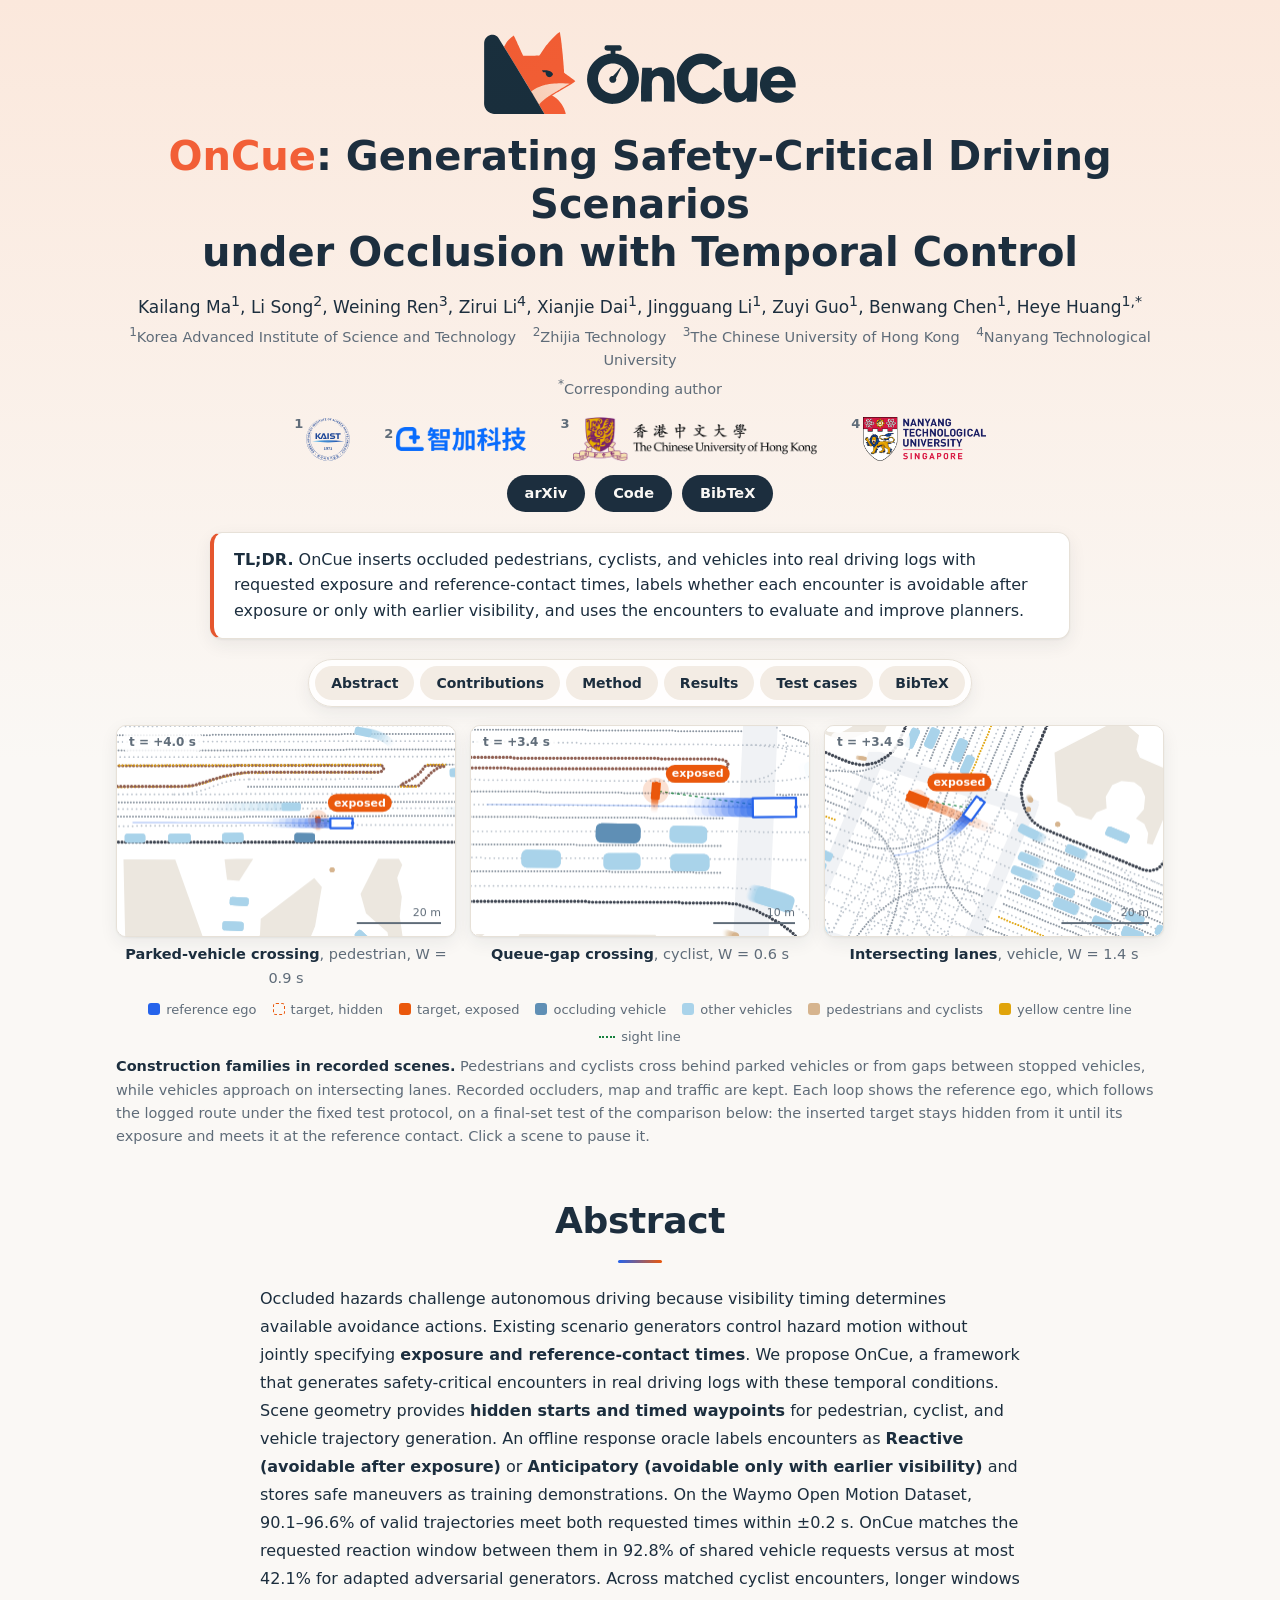
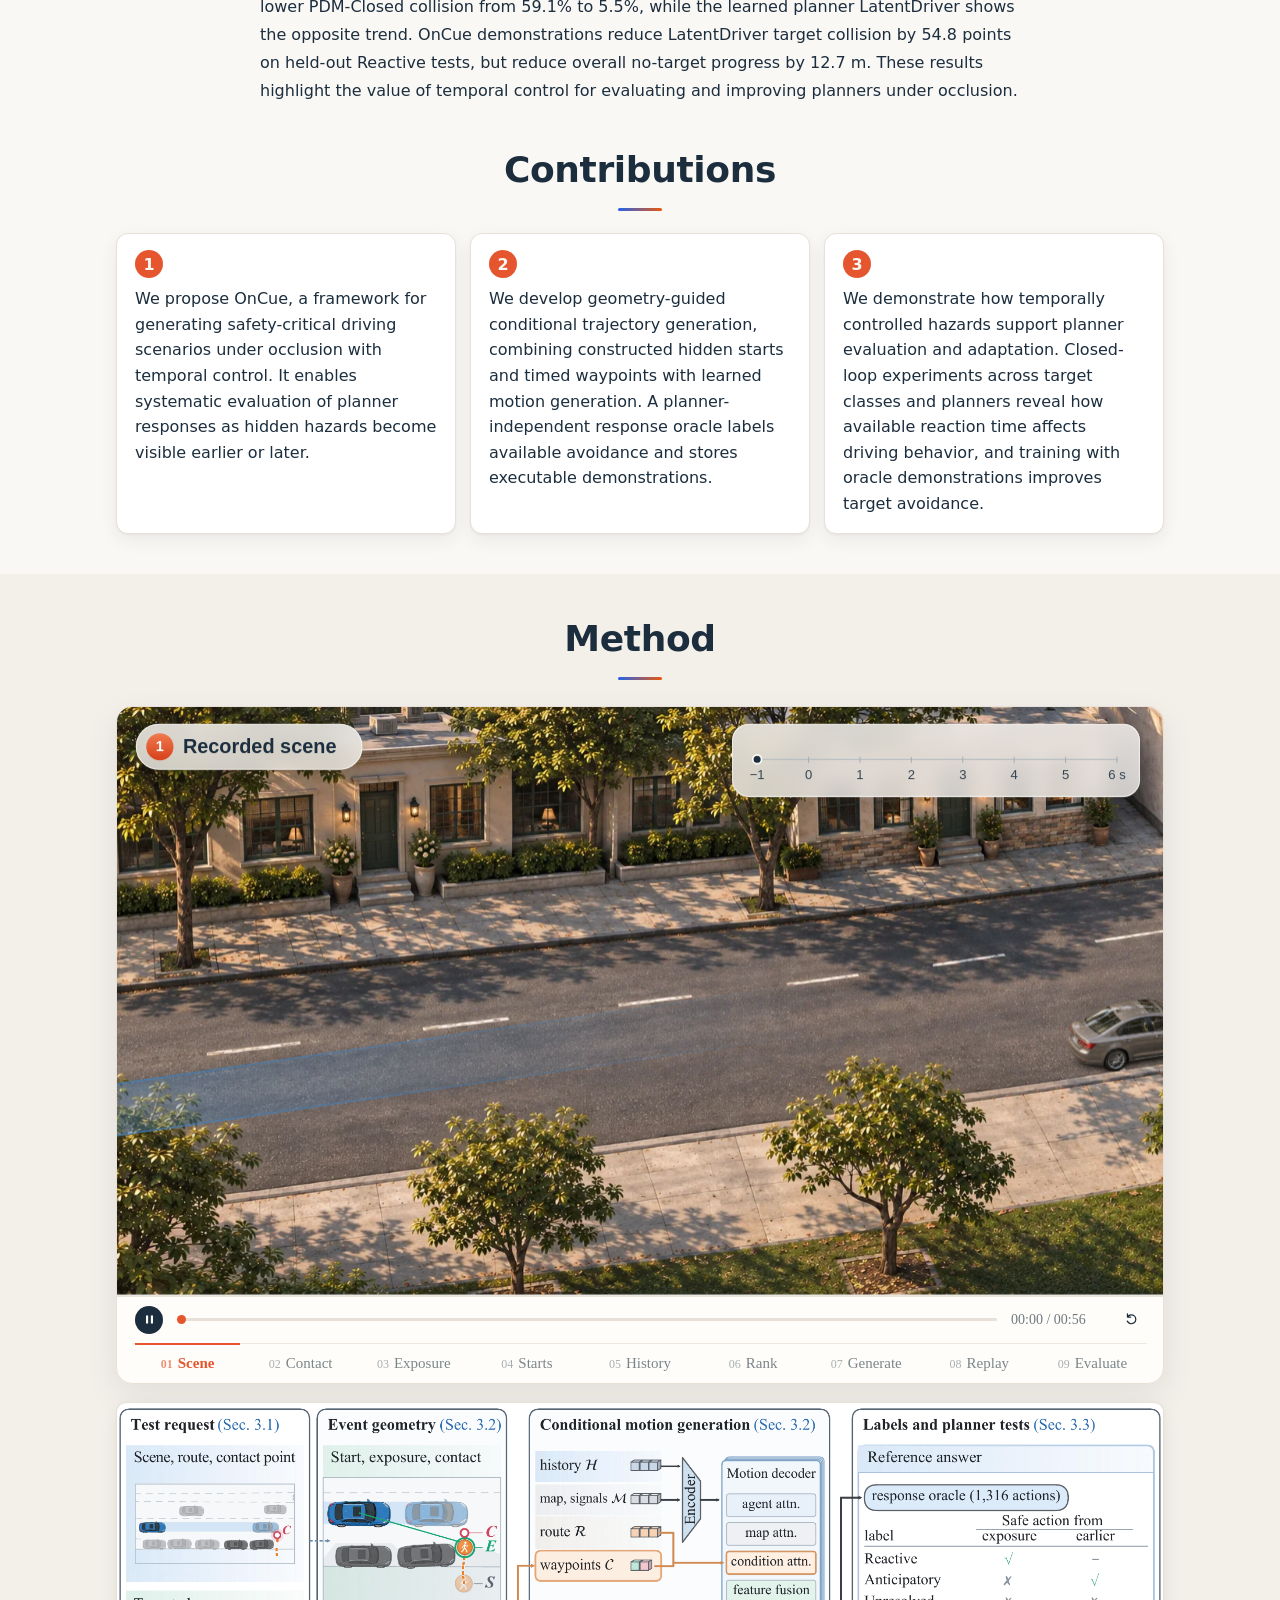
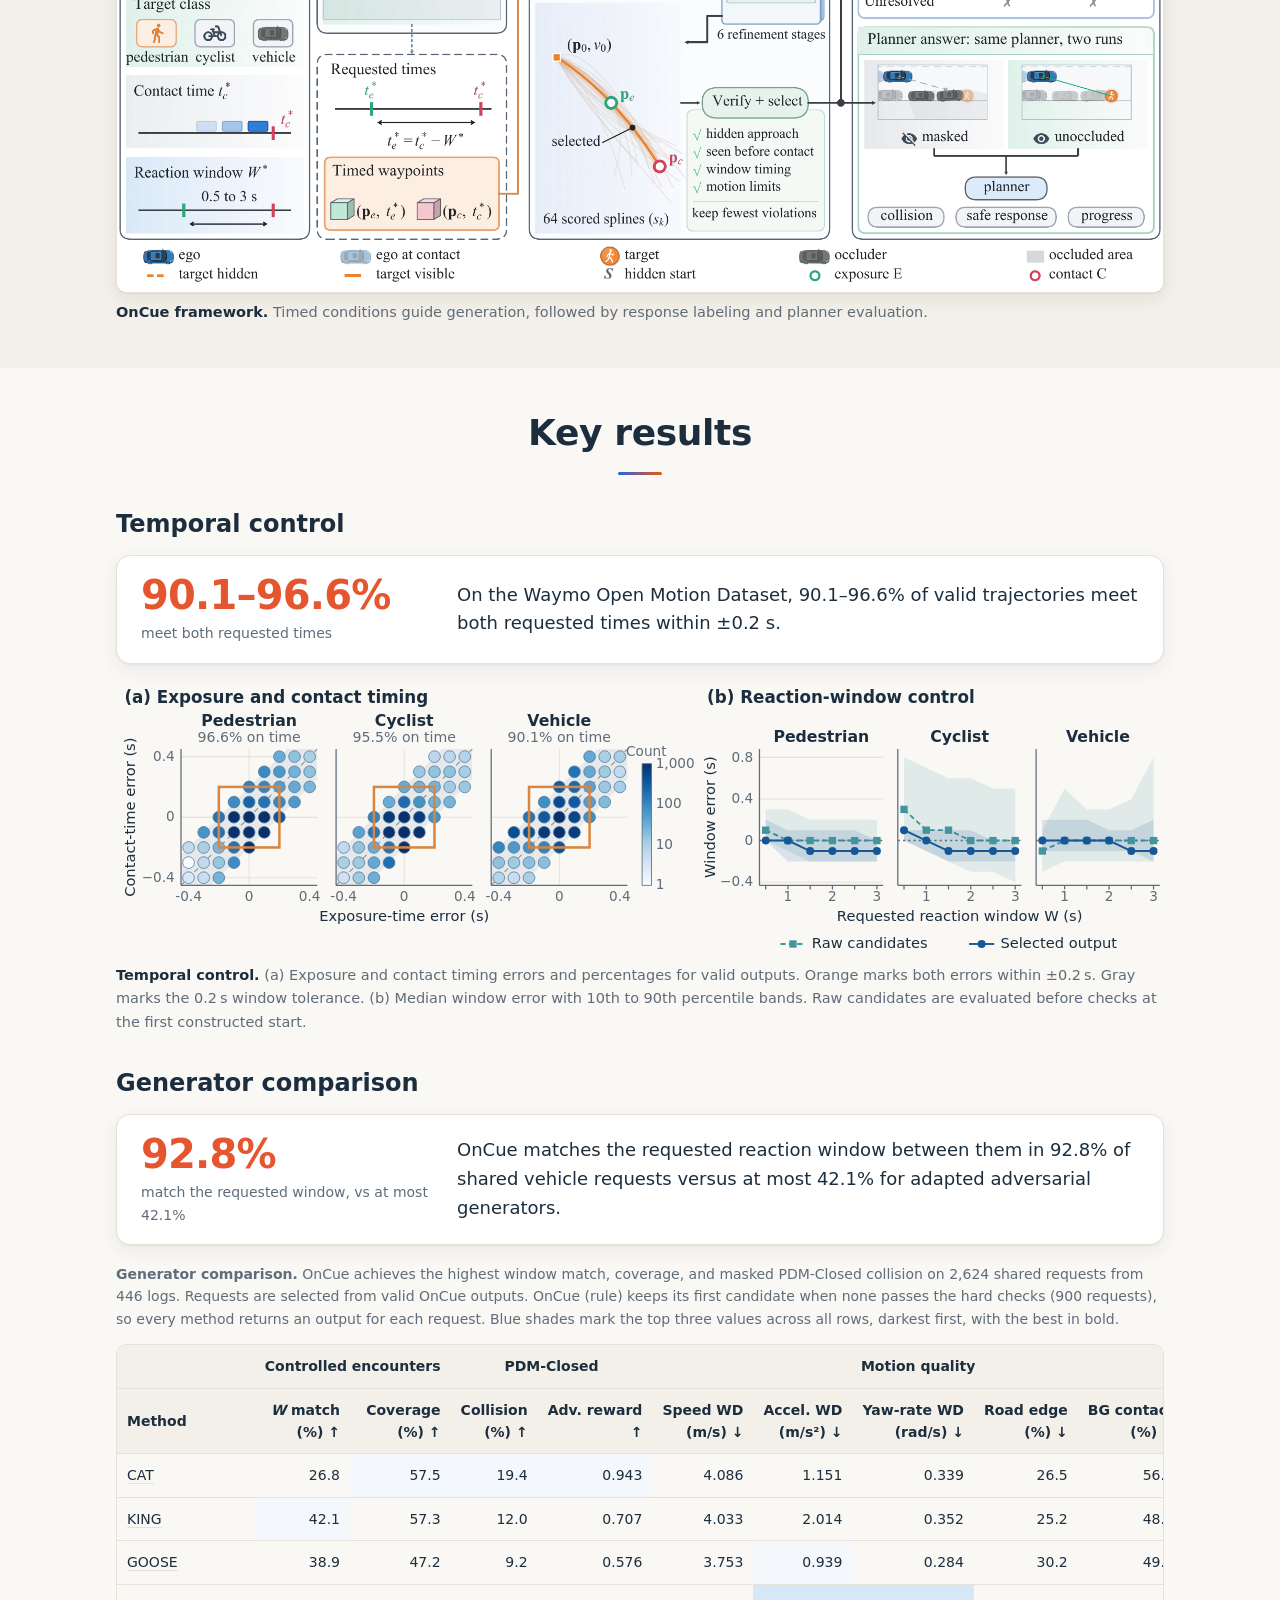
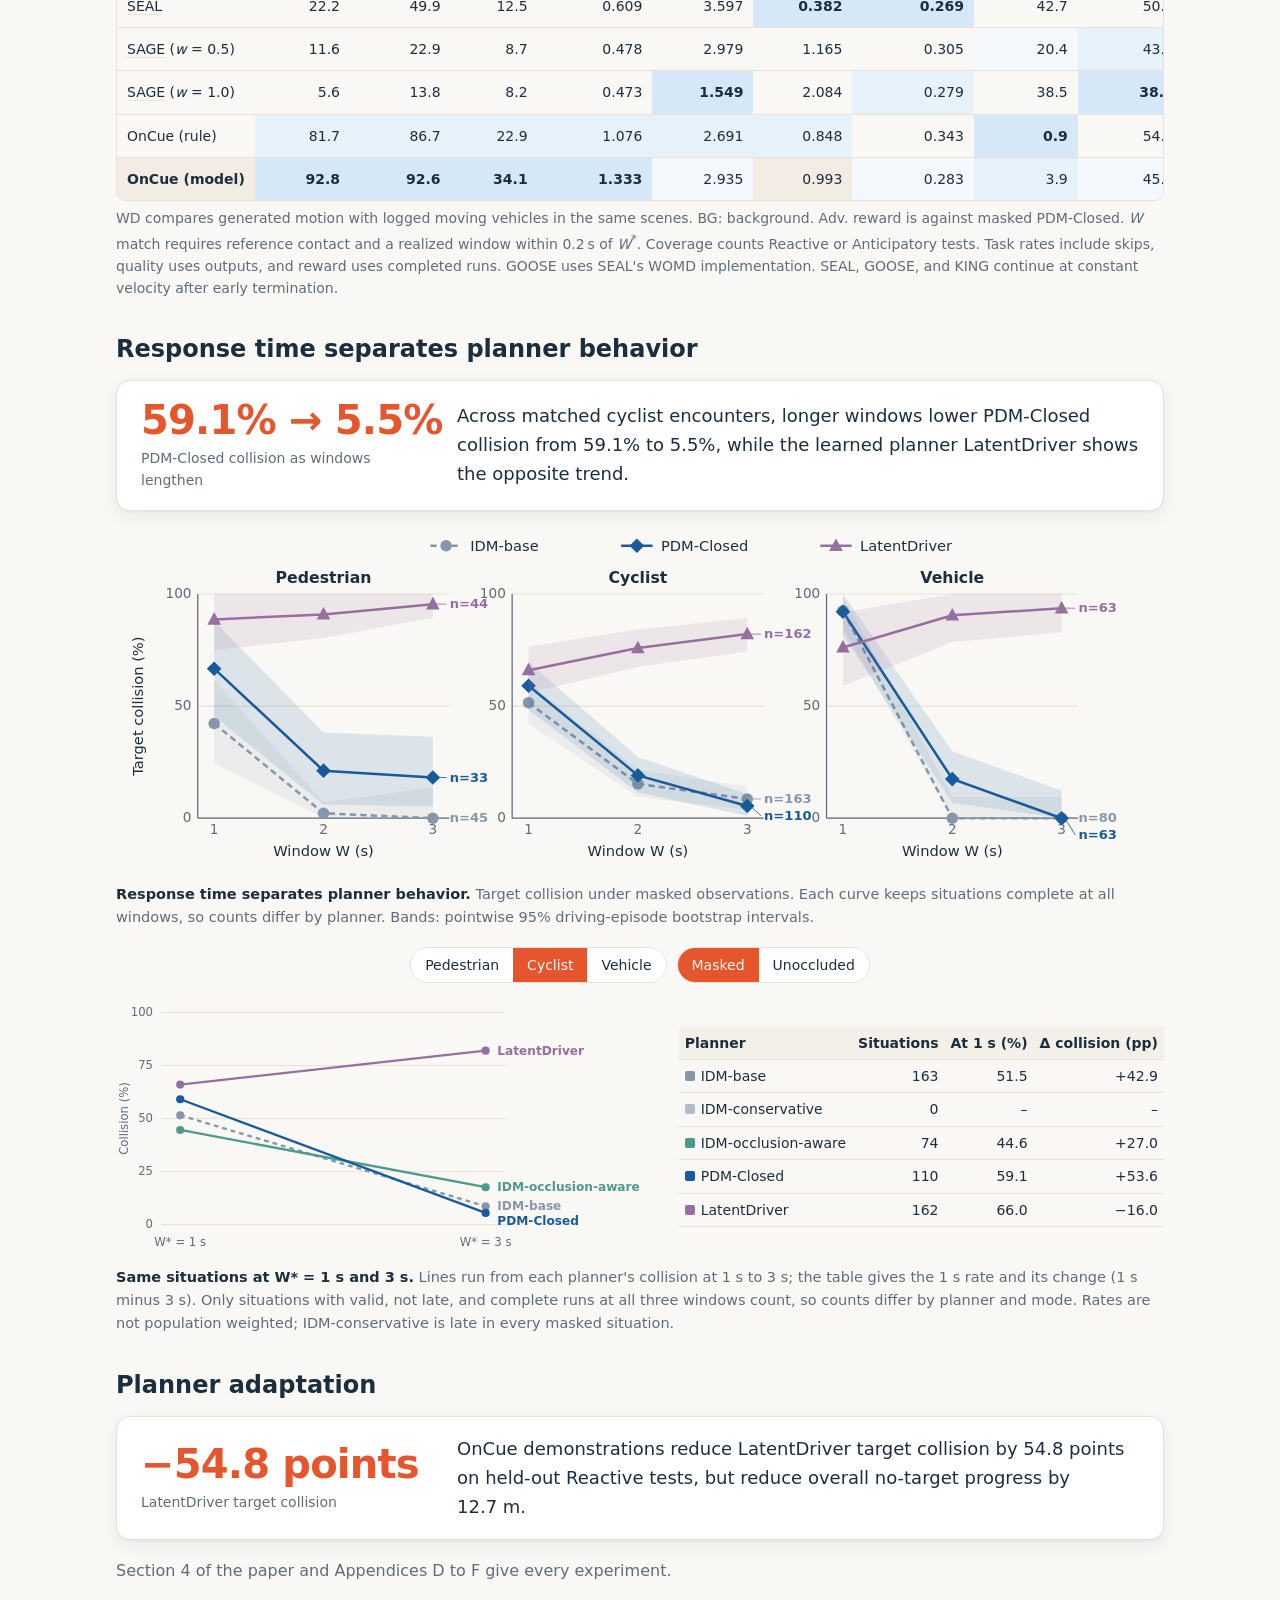
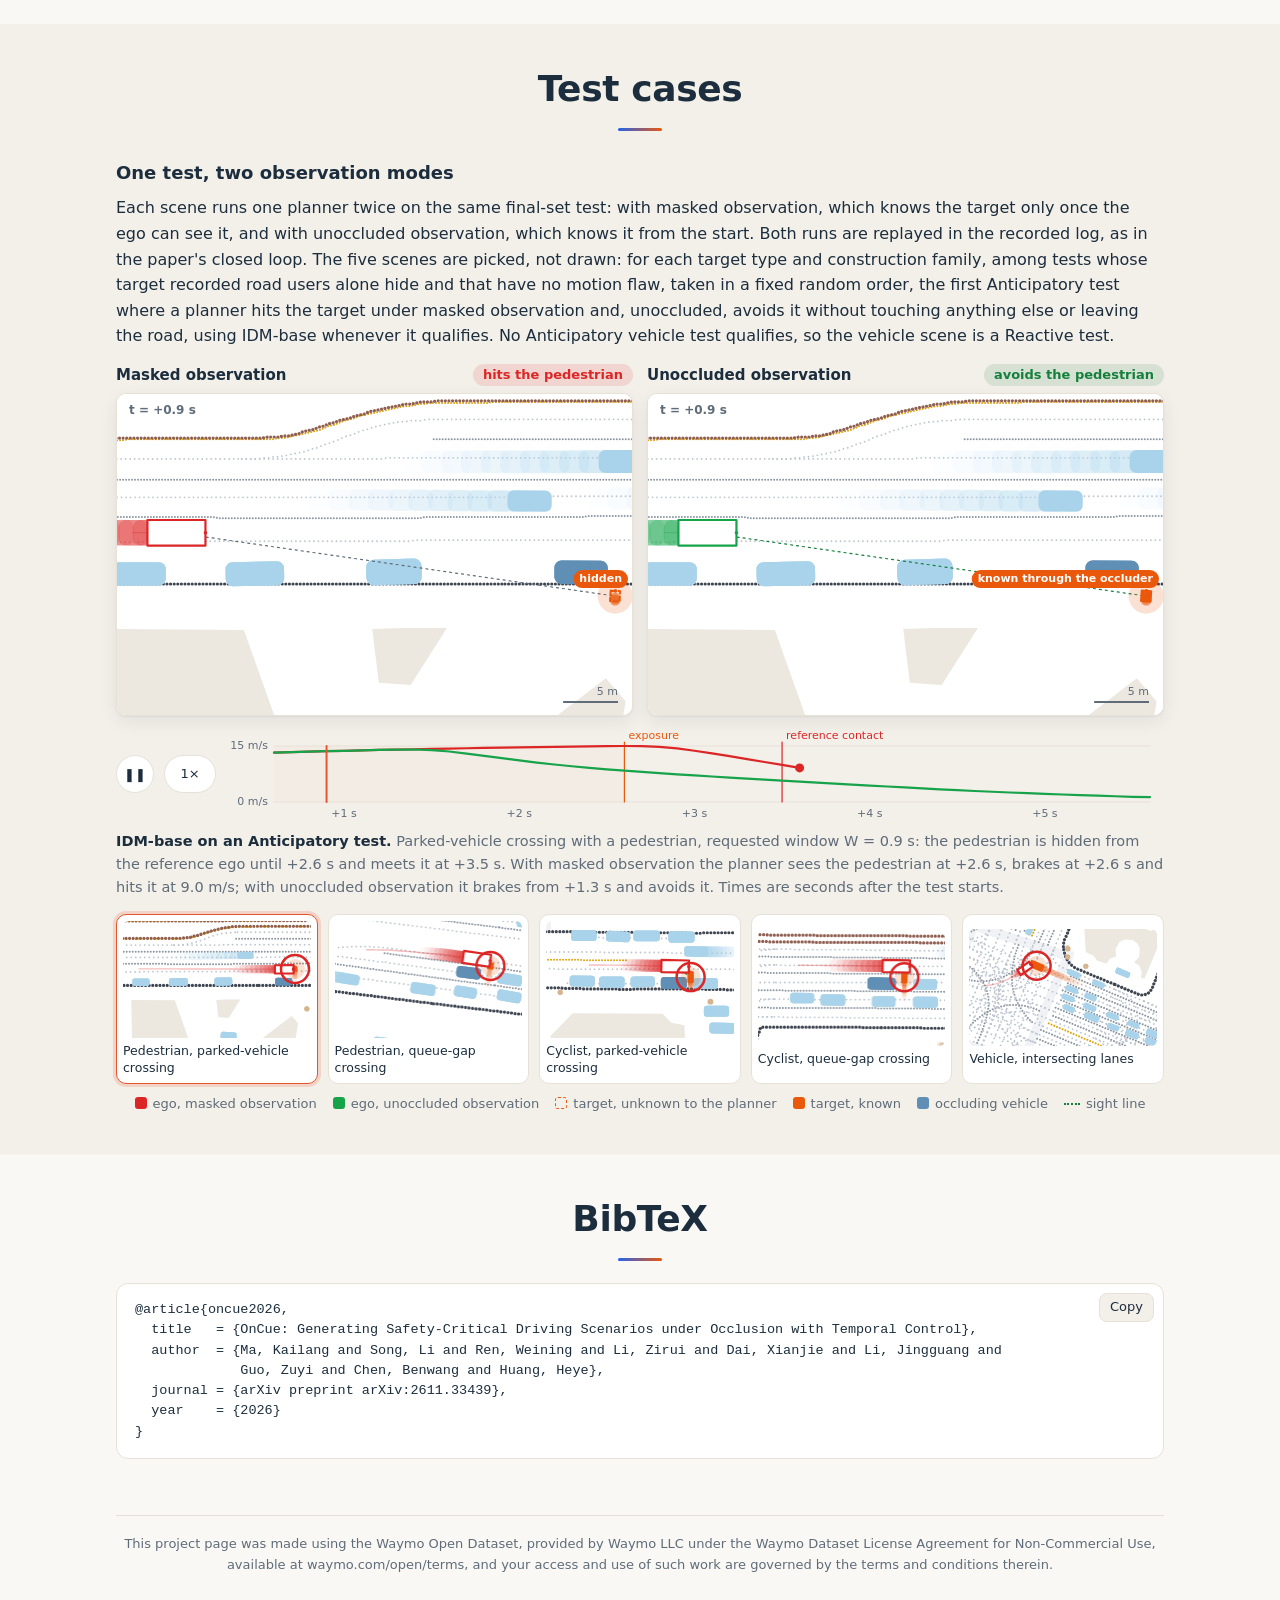
<file: docs/index.html>
<!doctype html>
<html lang="en" data-theme="light">
<head>
<meta charset="utf-8">
<meta name="viewport" content="width=device-width, initial-scale=1">
<title>OnCue</title>
<style>
:root {
  /* warm light page in the logo's colours: navy text, orange accents (user 11-25) */
  --bg: #faf8f5; --text: #1c2e3e; --muted: #5f6c79; --line: #e7e1d8; --soft: #f3efe9;
  --accent: #e5562e; --chip: #f3ece4; --card: #ffffff; --key: #ebe4da;
  /* scene colors: the case browser's (common.css) */
  --map: #ffffff; --ego: #2563eb; --target: #ea580c; --occluder: #5f8fb5; --other: #a9d3ea; --walker: #d6b48e;
  --lane: #bcc4cd; --road-line: #8c96a1; --yellow-line: #e0a40b; --edge: #3f4652; --median: #8f5f52; --cross: #f0f2f5; --good: #15803d; --warn: #b45309;
  --danger: #dc2626; --static: #ece7df;
  --rank-one: #d6e8f7; --rank-two: #e7f1fa; --rank-three: #f4f8fc; /* the paper's top-three shades, lightened */
  --hero-top: #fbe8dc; --shadow: 0 1px 2px rgba(28, 46, 62, .05), 0 6px 18px rgba(28, 46, 62, .07);
}
@media (prefers-color-scheme: dark) {
  :root:not([data-theme="light"]) {
    --bg: #14171b; --text: #e7eaee; --muted: #a2abb7; --line: #2c323a; --soft: #1b1f24;
    --accent: #7fb0ec; --chip: #222831; --card: #1b1f24; --key: #343d4a;
    --map: #0b0f14; --ego: #60a5fa; --target: #fb923c; --occluder: #8fb6d6; --other: #3e6f8c; --walker: #8c6c4c;
    --lane: #333c48; --road-line: #5d6875; --yellow-line: #c99a1e; --edge: #a8b1bd; --median: #b98374; --cross: #1a2028; --good: #4ade80; --warn: #fbbf24;
    --danger: #f87171; --static: #262320;
  --rank-one: #1f4a72; --rank-two: #1b3954; --rank-three: #182a3c;
  --hero-top: #18222e; --shadow: 0 1px 2px rgba(0, 0, 0, .3), 0 6px 18px rgba(0, 0, 0, .25);
  }
}
:root[data-theme="dark"] {
  --bg: #14171b; --text: #e7eaee; --muted: #a2abb7; --line: #2c323a; --soft: #1b1f24;
  --accent: #7fb0ec; --chip: #222831; --card: #1b1f24; --key: #343d4a;
  --map: #0b0f14; --ego: #60a5fa; --target: #fb923c; --occluder: #8fb6d6; --other: #3e6f8c; --walker: #8c6c4c;
  --lane: #333c48; --road-line: #5d6875; --yellow-line: #c99a1e; --edge: #a8b1bd; --median: #b98374; --cross: #1a2028; --good: #4ade80; --warn: #fbbf24;
  --danger: #f87171; --static: #262320;
  --rank-one: #1f4a72; --rank-two: #1b3954; --rank-three: #182a3c;
  --hero-top: #18222e; --shadow: 0 1px 2px rgba(0, 0, 0, .3), 0 6px 18px rgba(0, 0, 0, .25);
}
* { box-sizing: border-box; }
html { scroll-behavior: smooth; }
body { margin: 0; background: linear-gradient(180deg, var(--hero-top) 0, var(--bg) 760px) no-repeat var(--bg); color: var(--text);
  font: 16px/1.6 system-ui, -apple-system, "Segoe UI", Roboto, "Helvetica Neue", Arial, sans-serif; }
main { max-width: 1080px; margin: 0 auto; padding: 0 16px 64px; }
header { text-align: center; padding: 28px 0 20px; }
h1 { font-size: clamp(26px, 4vw, 40px); line-height: 1.2; margin: 0 0 14px; font-weight: 700; }
.brand { color: #f25f37; }  /* the logo's orange */
.authors { font-size: 17px; margin: 4px 0 2px; }
.affiliations { color: var(--muted); font-size: 14.5px; margin: 2px 0; }
.affil-logos { display: flex; justify-content: center; align-items: center; flex-wrap: wrap; gap: 14px 34px; margin: 16px 0 6px; }
.affil-logos img { width: auto; display: block; }
.affil-logos .affil { display: inline-flex; align-items: flex-start; gap: 3px; }
.affil-logos .affil sup { font-size: 13px; font-weight: 600; color: var(--muted); line-height: 1; }
.links { display: flex; flex-wrap: wrap; justify-content: center; gap: 10px; margin: 14px 0 0; }
.button { display: inline-block; padding: 7px 18px; border-radius: 999px; background: var(--text); color: var(--bg); text-decoration: none;
  font-weight: 600; font-size: 14.5px; }
.button:hover { background: var(--accent); }
.button.disabled { background: var(--chip); color: var(--muted); }
.bibtex { position: relative; }
.bibtex pre { margin: 0; padding: 16px 18px; overflow-x: auto; background: var(--card); border: 1px solid var(--line); border-radius: 12px;
  font-size: 13.5px; line-height: 1.5; }
.bibtex .copy { position: absolute; top: 10px; right: 10px; border: 1px solid var(--line); border-radius: 8px; background: var(--soft);
  color: var(--text); font: inherit; font-size: 13px; padding: 3px 10px; cursor: pointer; }
.logo { display: block; width: min(320px, 70%); height: auto; margin: 0 auto 14px; }
.logo-dark { display: none; }
@media (prefers-color-scheme: dark) { :root:not([data-theme="light"]) .logo-light { display: none; }
  :root:not([data-theme="light"]) .logo-dark { display: block; } }
:root[data-theme="dark"] .logo-light { display: none; }
:root[data-theme="dark"] .logo-dark { display: block; }
.affil .logo-dark { display: none; }
@media (prefers-color-scheme: dark) { :root:not([data-theme="light"]) .affil .logo-light { display: none; }
  :root:not([data-theme="light"]) .affil .logo-dark { display: inline; } }
:root[data-theme="dark"] .affil .logo-light { display: none; }
:root[data-theme="dark"] .affil .logo-dark { display: inline; }
.venue { display: inline-block; color: var(--muted); margin: 0; padding: 3px 14px; border: 1px solid var(--line);
  border-radius: 999px; background: var(--card); font-size: 14px; }
.tldr { max-width: 860px; margin: 20px auto 0; padding: 14px 20px; border: 1px solid var(--line); border-left: 4px solid var(--accent);
  border-radius: 12px; background: var(--card); text-align: left; box-shadow: var(--shadow); }
nav.jump { display: flex; flex-wrap: wrap; justify-content: center; gap: 6px; width: fit-content; max-width: 100%;
  margin: 0 auto; padding: 6px; border: 1px solid var(--line); border-radius: 999px; position: sticky; top: 10px; z-index: 10;
  background: color-mix(in srgb, var(--card) 85%, transparent); box-shadow: var(--shadow);
  backdrop-filter: blur(8px); -webkit-backdrop-filter: blur(8px); }
nav.jump a { text-decoration: none; color: var(--text); background: var(--chip); border-radius: 999px;
  padding: 6px 16px; font-size: 14px; font-weight: 600; }
nav.jump a:hover { background: var(--accent); color: var(--bg); }
section { padding-top: 36px; }
section[id] { scroll-margin-top: 90px; }
h2 { font-size: 36px; margin: 0 0 22px; text-align: center; letter-spacing: -0.01em; }
h2::after { content: ""; display: block; width: 44px; height: 3px; margin: 10px auto 0; border-radius: 2px;
  background: linear-gradient(90deg, var(--ego), var(--target)); }
section.band { background: var(--soft); box-shadow: 0 0 0 100vmax var(--soft); clip-path: inset(0 -100vmax);
  margin-top: 40px; padding-bottom: 36px; }
h3 { font-size: 18px; margin: 28px 0 8px; }
p { margin: 0 0 12px; }
.abstract { max-width: 760px; margin: 0 auto; text-align: left; line-height: 1.75; }
figure { margin: 18px 0 8px; }
figure img { display: block; width: 100%; height: auto; background: #fff; border-radius: 10px;
  border: 1px solid var(--line); box-shadow: var(--shadow); }
figcaption { color: var(--muted); font-size: 14.5px; margin-top: 8px; }
figcaption b { color: var(--text); }
.table-wrap { overflow-x: auto; margin: 14px 0 6px; border: 1px solid var(--line); border-radius: 10px; }
table { border-collapse: collapse; width: 100%; font-size: 14px; font-variant-numeric: tabular-nums; }
th, td { padding: 10px 10px; text-align: right; white-space: nowrap; border-bottom: 1px solid var(--line); }
.table-wrap td a { color: var(--text); text-decoration: underline; text-decoration-color: var(--line); text-underline-offset: 3px; }
.table-wrap td a:hover { color: var(--accent); text-decoration-color: var(--accent); }
th:first-child, td:first-child { text-align: left; }
thead th { background: var(--soft); font-weight: 600; }
thead tr.groups th { text-align: center; border-bottom: 1px solid var(--line); }
tbody tr:last-child td { border-bottom: 0; }
tr.ours td { background: var(--chip); }  /* bold only where the paper bolds a value */
tr.ours td:first-child { font-weight: 600; }
.table-wrap td.rank-one { background: var(--rank-one); }
.table-wrap td.rank-two { background: var(--rank-two); }
.table-wrap td.rank-three { background: var(--rank-three); }
.key { background: var(--key); padding: 1px 4px; border-radius: 3px; }  /* the paper's grey box on OnCue's key values */
.note { color: var(--muted); font-size: 14px; }
th.sortable { cursor: pointer; user-select: none; }
th.sortable:hover, th.sortable:focus-visible { color: var(--accent); outline: none; }
.sort-mark { color: var(--accent); font-size: 11px; }
/* a figure the paper sets one column wide: about the share of the text width it has in the paper
   (a CVPR column is 47% of the text width), centred (build_page.py marks it) */
figure.column { max-width: 480px; margin-left: auto; margin-right: auto; }
.lead { color: var(--muted); }
.result { margin-top: 30px; }
.result h3 { font-size: 24px; margin: 0 0 12px; }
.headline { display: grid; grid-template-columns: 290px 1fr; gap: 26px; align-items: center; margin: 0 0 18px; padding: 18px 24px;
  background: var(--card); border: 1px solid var(--line); border-radius: 14px; box-shadow: var(--shadow); }
.headline .claim { margin: 0; font-size: 18px; }
.key-number { display: block; font-size: 40px; font-weight: 800; line-height: 1.05; color: var(--accent); letter-spacing: -0.02em;
  font-variant-numeric: tabular-nums; white-space: nowrap; }
.key-label { display: block; margin-top: 6px; font-size: 14px; color: var(--muted); }
@media (max-width: 760px) { .headline { grid-template-columns: 1fr; gap: 10px; } .key-number { font-size: 34px; } }
.claim { font-size: 17px; margin: 0 0 14px; }
.chart-body { position: relative; }
.chart-body svg { display: block; width: 100%; height: auto; }
.chart .grid { stroke: var(--line); stroke-width: 1; }
.chart .axis { stroke: var(--muted); stroke-width: 1.2; }
.chart .tick { fill: var(--muted); font-size: 13px; }
.chart .label { fill: var(--text); font-size: 14px; }
.chart .panel-title { fill: var(--text); font-size: 16px; font-weight: 700; }
.chart .kind { fill: var(--text); font-size: 15px; font-weight: 600; }
.chart .share { fill: var(--muted); font-size: 13.5px; }
.chart .count { font-size: 12.5px; font-weight: 600; }
.chart .tolerance { fill: #e2e6ea; opacity: .8; }  /* the caption's gray tolerance band */
.chart .diagonal { stroke: var(--muted); stroke-width: 1; stroke-dasharray: 5 4; opacity: .7; }
.chart .zero { stroke: var(--line); stroke-width: 1; }
.chart .zero-dotted { stroke: var(--muted); stroke-width: 1.4; stroke-dasharray: 2 3; }
.chart .count-dot { stroke: #537493; stroke-width: .7; }
.chart .on-time { fill: none; stroke-width: 2.4; }
.chart .bar { stroke: var(--muted); stroke-width: .8; }
.chart .mark { cursor: pointer; }
.chart .legend-item { cursor: pointer; }
.chart-tip { position: absolute; pointer-events: none; opacity: 0; transition: opacity .12s; background: var(--text); color: var(--bg);
  font-size: 13px; padding: 5px 9px; border-radius: 6px; white-space: nowrap; box-shadow: var(--shadow); }
/* a figure the paper stacks in one column, its two panels side by side at one height */
.panels { display: flex; gap: 18px; align-items: flex-start; }
.panels img { min-width: 0; }
@media (max-width: 760px) { .panels { flex-direction: column; } .panels img { flex: none !important; width: 100%; } }
.contributions { list-style: none; display: grid; grid-template-columns: repeat(3, 1fr); gap: 14px; margin: 0; padding: 0;
  counter-reset: contribution; }
.contributions li { counter-increment: contribution; background: var(--card); border: 1px solid var(--line); border-radius: 12px;
  padding: 16px 18px; box-shadow: var(--shadow); }
.contributions li::before { content: counter(contribution); display: flex; align-items: center; justify-content: center;
  width: 28px; height: 28px; margin-bottom: 8px; border-radius: 50%; background: var(--accent); color: var(--bg); font-weight: 700; }
@media (max-width: 760px) { .contributions { grid-template-columns: 1fr; } }
/* scene animations (assets/player.js) */
canvas.scene { display: block; width: 100%; aspect-ratio: 16 / 10; border: 1px solid var(--line); border-radius: 10px; box-shadow: var(--shadow);
  background: var(--map); cursor: pointer; }
.loops { display: grid; grid-template-columns: repeat(3, 1fr); gap: 14px; margin-top: 18px; }
.loops figure { margin: 0; }
.loops figcaption { text-align: center; margin-top: 6px; }
.legend-row { display: flex; flex-wrap: wrap; justify-content: center; gap: 6px 16px; color: var(--muted);
  font-size: 13px; margin: 10px 0 4px; }
.legend-row i { display: inline-block; width: 12px; height: 12px; border-radius: 3px; vertical-align: -1px; margin-right: 6px; }
.legend-row i.dashed { border: 1.5px dashed var(--target); }
.legend-row i.dotted { height: 0; border-top: 2px dotted var(--good); border-radius: 0; vertical-align: 3px; width: 16px; }
.cmp { margin-top: 14px; }
.cmp-panels { display: grid; grid-template-columns: 1fr 1fr; gap: 14px; }
.cmp-panels figure { margin: 0; }
.panel-head { display: flex; justify-content: space-between; align-items: center; gap: 8px; margin-bottom: 6px; font-size: 15px; }
.badge { border-radius: 999px; padding: 1px 10px; font-size: 13px; font-weight: 600; white-space: nowrap; }
.badge.hit { color: var(--danger); background: color-mix(in srgb, var(--danger) 13%, transparent); }
.badge.safe { color: var(--good); background: color-mix(in srgb, var(--good) 13%, transparent); }
.cmp-bar { display: flex; align-items: center; gap: 10px; margin-top: 10px; }
.cmp-bar .strip { flex: 1; min-width: 0; height: 96px; cursor: ew-resize; }
.play { flex: none; width: 38px; height: 38px; border-radius: 50%; border: 1px solid var(--line); background: var(--card);
  color: var(--text); font-size: 13px; cursor: pointer; }
.speed { flex: none; height: 38px; min-width: 52px; padding: 0 10px; border-radius: 19px; border: 1px solid var(--line);
  background: var(--card); color: var(--text); font: inherit; font-size: 13px; cursor: pointer; font-variant-numeric: tabular-nums; }
.cmp-caption { color: var(--muted); font-size: 14.5px; margin: 8px 0 0; }
.pipeline { margin-top: 26px; }
.film-panel { overflow: hidden; border-radius: 16px; border: 1px solid var(--line); background: #fffdf9; box-shadow: 0 12px 34px rgba(28,46,62,0.08); }
.film-picture { position: relative; }
.film-picture canvas { display: block; width: 100%; aspect-ratio: 16 / 9; background: #e5e2d8; cursor: pointer; }
.film-loading { position: absolute; inset: 0; display: grid; place-items: center; background: #faf8f5; color: #7c8589; font-size: 13px; }
.film-loading[hidden] { display: none; }
.film-transport { display: flex; align-items: center; gap: 14px; height: 47px; padding: 0 18px; border-top: 1px solid #e9e3da; }
.film-icon { border: 0; width: 28px; height: 28px; flex: none; display: grid; place-items: center; padding: 0; border-radius: 50%; cursor: pointer; background: transparent; color: var(--text); }
.film-icon:hover { color: var(--accent); }
.film-icon svg { width: 13px; height: 13px; }
#film-play { background: var(--text); color: #fff; }
#film-play:hover { background: var(--accent); }
.film-time { font: 14px "Times New Roman", Times, serif; min-width: 92px; flex: none; color: #6f7a80; }
.film-progress { appearance: none; -webkit-appearance: none; flex: 1; min-width: 30px; height: 25px; margin: 0; cursor: ew-resize; background: transparent; --p: 0%; }
.film-progress::-webkit-slider-runnable-track { height: 3px; border-radius: 3px; background: linear-gradient(to right, var(--accent) var(--p), #e8e0d6 var(--p)); }
.film-progress::-moz-range-track { height: 3px; background: #e8e0d6; }
.film-progress::-moz-range-progress { height: 3px; background: var(--accent); }
.film-progress::-webkit-slider-thumb { appearance: none; -webkit-appearance: none; width: 9px; height: 9px; border-radius: 50%; margin-top: -3px; background: var(--accent); }
.film-progress::-moz-range-thumb { width: 9px; height: 9px; border: 0; border-radius: 50%; background: var(--accent); }
.film-chapters { border-top: 1px solid #eee8e1; display: grid; grid-template-columns: repeat(9, 1fr); gap: 4px; margin: 0 16px; height: 40px; }
.film-chapters button { position: relative; border: 0; cursor: pointer; font: 15px "Times New Roman", Times, serif; white-space: nowrap; color: #7b868c; background: none; padding: 0 2px; }
.film-chapters button::before { content: ''; position: absolute; top: -1px; left: 2px; right: 2px; height: 2px; }
.film-chapters button[aria-current="step"] { color: var(--accent); font-weight: 600; }
.film-chapters button[aria-current="step"]::before { background: var(--accent); }
.film-chapters .num { font-size: 12px; opacity: 0.65; margin-right: 5px; }
.film-sr { position: absolute; width: 1px; height: 1px; overflow: hidden; clip-path: inset(50%); }
@media (max-width: 650px) {
  .film-transport { height: 42px; padding: 0 10px; gap: 9px; }
  .film-time { font-size: 12px; min-width: 74px; }
  .film-chapters { margin: 0 6px; gap: 0; height: 34px; }
  .film-chapters button { font-size: 11px; }
  .film-chapters .num, #film-restart { display: none; }
}
.explorer-controls { display: flex; flex-wrap: wrap; justify-content: center; gap: 10px; }
.seg { display: inline-flex; border: 1px solid var(--line); border-radius: 999px; overflow: hidden; }
.seg button { border: 0; background: var(--card); color: var(--text); font: inherit; font-size: 14px; padding: 6px 14px; cursor: pointer; }
.seg button[aria-pressed="true"] { background: var(--accent); color: var(--bg); }
.explorer-body { display: grid; grid-template-columns: 3fr 2fr; gap: 18px; align-items: center; margin-top: 12px; }
#q5-explorer svg { width: 100%; height: auto; display: block; }
#q5-explorer .grid { stroke: var(--line); }
#q5-explorer .tick { fill: var(--muted); font-size: 12px; }
#q5-explorer .name { font-size: 12.5px; font-weight: 600; }
#q5-explorer table { border-collapse: collapse; width: 100%; font-size: 14px; font-variant-numeric: tabular-nums; }
#q5-explorer th, #q5-explorer td { padding: 5px 6px; border-bottom: 1px solid var(--line); text-align: right; }
#q5-explorer th:first-child, #q5-explorer td:first-child { text-align: left; }
#q5-explorer td i { display: inline-block; width: 10px; height: 10px; border-radius: 2px; margin-right: 6px; }
@media (max-width: 760px) { .explorer-body { grid-template-columns: 1fr; } }
.cmp-caption b { color: var(--text); }
.thumbs { display: grid; grid-template-columns: repeat(5, 1fr); gap: 10px; margin-top: 14px; }
.thumb { border: 1px solid var(--line); border-radius: 10px; background: var(--card); color: var(--text); padding: 6px;
  font: inherit; font-size: 12.5px; line-height: 1.35; text-align: left; cursor: pointer; }
.thumb canvas { display: block; width: 100%; aspect-ratio: 16 / 10; border-radius: 6px; background: var(--map); margin-bottom: 5px; }
.thumb[aria-selected="true"] { border-color: var(--accent); box-shadow: 0 0 0 3px color-mix(in srgb, var(--accent) 18%, transparent); }
footer { margin-top: 56px; padding-top: 18px; border-top: 1px solid var(--line); color: var(--muted);
  font-size: 13px; text-align: center; }
@media (max-width: 760px) {
  .loops, .cmp-panels { grid-template-columns: 1fr; }
  .thumbs { grid-template-columns: repeat(2, 1fr); }
  .abstract { text-align: left; }
}
</style>
</head>
<body>
<main>
<header>
  <img class="logo logo-light" src="assets/logo.svg" alt="OnCue">
  <img class="logo logo-dark" src="assets/logo-dark.svg" alt="OnCue">
  <h1><span class="brand">OnCue</span>: Generating Safety-Critical Driving Scenarios<br>under Occlusion with Temporal Control</h1>
  <p class="authors">Kailang Ma<sup>1</sup>, Li Song<sup>2</sup>, Weining Ren<sup>3</sup>, Zirui Li<sup>4</sup>, Xianjie Dai<sup>1</sup>,
    Jingguang Li<sup>1</sup>, Zuyi Guo<sup>1</sup>, Benwang Chen<sup>1</sup>, Heye Huang<sup>1,*</sup></p>
  <p class="affiliations"><sup>1</sup>Korea Advanced Institute of Science and Technology &ensp; <sup>2</sup>Zhijia Technology &ensp;
    <sup>3</sup>The Chinese University of Hong Kong &ensp; <sup>4</sup>Nanyang Technological University</p>
  <p class="affiliations"><sup>*</sup>Corresponding author</p>
  <div class="affil-logos">
    <span class="affil"><sup>1</sup><img class="logo-light" src="assets/affiliation-kaist.svg" alt="KAIST" style="height: 44px"><img class="logo-dark" src="assets/affiliation-kaist-dark.svg" alt="KAIST" style="height: 44px"></span>
    <span class="affil"><sup>2</sup><img src="assets/affiliation-zhijia.png" alt="Zhijia Technology" style="height: 24px"></span>
    <span class="affil"><sup>3</sup><img class="logo-light" src="assets/affiliation-cuhk.png" alt="The Chinese University of Hong Kong" style="height: 44px"><img class="logo-dark" src="assets/affiliation-cuhk-dark.png" alt="The Chinese University of Hong Kong" style="height: 44px"></span>
    <span class="affil"><sup>4</sup><img class="logo-light" src="assets/affiliation-ntu.png" alt="Nanyang Technological University" style="height: 44px"><img class="logo-dark" src="assets/affiliation-ntu-dark.png" alt="Nanyang Technological University" style="height: 44px"></span>
  </div>
  <p class="links"><a class="button" href="https://arxiv.org/abs/2611.33439">arXiv</a>
    <a class="button" href="https://github.com/mankasto/oncue">Code</a><a class="button" href="#bibtex">BibTeX</a></p>
  <p class="tldr"><b>TL;DR.</b> OnCue inserts occluded pedestrians, cyclists, and vehicles into real driving logs with requested exposure and reference-contact times, labels whether each encounter is avoidable after exposure or only with earlier visibility, and uses the encounters to evaluate and improve planners.</p>
</header>
<nav class="jump" aria-label="sections">
  <a href="#abstract">Abstract</a><a href="#contributions">Contributions</a><a href="#method">Method</a>
  <a href="#results">Results</a><a href="#cases">Test cases</a><a href="#bibtex">BibTeX</a>
</nav>

<figure class="hero">
  <div class="loops" id="families"></div>
  <div class="legend-row"><span><i style="background:var(--ego)"></i>reference ego</span><span><i class="dashed"></i>target, hidden</span>
    <span><i style="background:var(--target)"></i>target, exposed</span><span><i style="background:var(--occluder)"></i>occluding vehicle</span>
    <span><i style="background:var(--other)"></i>other vehicles</span><span><i style="background:var(--walker)"></i>pedestrians and cyclists</span>
    <span><i style="background:var(--yellow-line)"></i>yellow centre line</span><span><i class="dotted"></i>sight line</span></div>
  <figcaption><b>Construction families in recorded scenes.</b> Pedestrians and cyclists cross behind parked vehicles or from gaps between stopped vehicles, while vehicles approach on intersecting lanes. Recorded occluders, map and traffic are kept. Each loop shows the reference ego, which follows the logged route under the fixed test protocol, on a final-set test of the comparison below: the inserted target stays hidden from it until its exposure and meets it at the reference contact. Click a scene to pause it.</figcaption>
</figure>

<section id="abstract">
  <h2>Abstract</h2>
  <p class="abstract">Occluded hazards challenge autonomous driving because visibility timing determines available avoidance actions. Existing scenario generators control hazard motion without jointly specifying <b>exposure and reference-contact times</b>. We propose OnCue, a framework that generates safety-critical encounters in real driving logs with these temporal conditions. Scene geometry provides <b>hidden starts and timed waypoints</b> for pedestrian, cyclist, and vehicle trajectory generation. An offline response oracle labels encounters as <b>Reactive (avoidable after exposure)</b> or <b>Anticipatory (avoidable only with earlier visibility)</b> and stores safe maneuvers as training demonstrations. On the Waymo Open Motion Dataset, 90.1–96.6% of valid trajectories meet both requested times within ±0.2&nbsp;s. OnCue matches the requested reaction window between them in 92.8% of shared vehicle requests versus at most 42.1% for adapted adversarial generators. Across matched cyclist encounters, longer windows lower PDM-Closed collision from 59.1% to 5.5%, while the learned planner LatentDriver shows the opposite trend. OnCue demonstrations reduce LatentDriver target collision by 54.8 points on held-out Reactive tests, but reduce overall no-target progress by 12.7&nbsp;m. These results highlight the value of temporal control for evaluating and improving planners under occlusion.</p>
</section>

<section id="contributions">
  <h2>Contributions</h2>
  <ul class="contributions">
    <li>We propose OnCue, a framework for generating safety-critical driving scenarios under occlusion with temporal control. It enables systematic evaluation of planner responses as hidden hazards become visible earlier or later.</li>
    <li>We develop geometry-guided conditional trajectory generation, combining constructed hidden starts and timed waypoints with learned motion generation. A planner-independent response oracle labels available avoidance and stores executable demonstrations.</li>
    <li>We demonstrate how temporally controlled hazards support planner evaluation and adaptation. Closed-loop experiments across target classes and planners reveal how available reaction time affects driving behavior, and training with oracle demonstrations improves target avoidance.</li>
  </ul>
</section>

<section id="method" class="band">
  <h2>Method</h2>
  <figure class="pipeline" id="pipeline">
    <div class="film-panel">
      <div class="film-picture"><canvas id="film-canvas" width="1600" height="900" tabindex="0" role="img" aria-label="How one OnCue test is built: contact point, exposure point, hidden starts with one second of history, ranking, generation, replay, response label and planner tests"></canvas><div id="film-loading" class="film-loading">Loading the scene</div></div>
      <div class="film-transport">
        <button id="film-play" class="film-icon" type="button" aria-label="Pause animation"></button>
        <input id="film-progress" class="film-progress" type="range" min="0" max="56" step="0.01" value="0" aria-label="Animation progress">
        <span id="film-time" class="film-time">00:00 / 00:56</span>
        <button id="film-restart" class="film-icon" type="button" aria-label="Restart animation"><svg viewBox="0 0 16 16" fill="none"><path d="M3 5a5.5 5.5 0 1 1-.2 5M3 1v4h4" stroke="currentColor" stroke-width="1.5" stroke-linecap="round" stroke-linejoin="round"/></svg></button>
      </div>
      <nav id="film-chapters" class="film-chapters" aria-label="Animation chapters"></nav>
      <span id="film-announcement" class="film-sr" aria-live="polite"></span>
    </div>
  </figure>
  <figure>
    <img src="assets/method.png" alt="OnCue framework: geometry, conditional trajectory generation, oracle labeling and planner runs">
    <figcaption><b>OnCue framework.</b> Timed conditions guide generation, followed by response labeling and planner evaluation.</figcaption>
  </figure>
</section>

<section id="results">
  <h2>Key results</h2>

  <div class="result">
  <h3>Temporal control</h3>
  <div class="headline"><div class="key-figure"><span class="key-number">90.1–96.6%</span><span class="key-label">meet both requested times</span></div><p class="claim">On the Waymo Open Motion Dataset, 90.1–96.6% of valid trajectories meet both requested times within ±0.2&nbsp;s.</p></div>
  <figure class="chart" id="chart-time-control">
    <div class="chart-body" role="img" aria-label="Exposure- and contact-time errors of valid outputs per target type, and window error by requested window"></div>
    <figcaption><b>Temporal control.</b> (a) Exposure and contact timing errors and percentages for valid outputs. Orange marks both errors within ±0.2&thinsp;s. Gray marks the 0.2&thinsp;s window tolerance. (b) Median window error with 10th to 90th percentile bands. Raw candidates are evaluated before checks at the first constructed start.</figcaption>
  </figure>
  </div>

  <div class="result">
  <h3>Generator comparison</h3>
  <div class="headline"><div class="key-figure"><span class="key-number">92.8%</span><span class="key-label">match the requested window, vs at most 42.1%</span></div><p class="claim">OnCue matches the requested reaction window between them in 92.8% of shared vehicle requests versus at most 42.1% for adapted adversarial generators.</p></div>
  <p class="note"><b>Generator comparison.</b> OnCue achieves the highest window match, coverage, and masked PDM-Closed collision on 2,624 shared requests from 446 logs. Requests are selected from valid OnCue outputs. OnCue (rule) keeps its first candidate when none passes the hard checks (900 requests), so every method returns an output for each request. Blue shades mark the top three values across all rows, darkest first, with the best in bold.</p>
  <div class="table-wrap">
    <table data-sortable>
      <thead>
        <tr class="groups"><th></th><th colspan="2">Controlled encounters</th><th colspan="2">PDM-Closed</th><th colspan="5">Motion quality</th></tr>
        <tr><th>Method</th><th><i>W</i> match<br>(%) ↑</th><th>Coverage<br>(%) ↑</th><th>Collision<br>(%) ↑</th><th>Adv. reward<br>↑</th><th>Speed WD<br>(m/s) ↓</th><th>Accel. WD<br>(m/s²) ↓</th><th>Yaw-rate WD<br>(rad/s) ↓</th><th>Road edge<br>(%) ↓</th><th>BG contact<br>(%) ↓</th></tr>
      </thead>
      <tbody>
        <tr><td><a href="https://github.com/metadriverse/cat">CAT</a></td><td>26.8</td><td class="rank-three">57.5</td><td class="rank-three">19.4</td><td class="rank-three">0.943</td><td>4.086</td><td>1.151</td><td>0.339</td><td>26.5</td><td>56.6</td></tr>
        <tr><td><a href="https://github.com/autonomousvision/king">KING</a></td><td class="rank-three">42.1</td><td>57.3</td><td>12.0</td><td>0.707</td><td>4.033</td><td>2.014</td><td>0.352</td><td>25.2</td><td>48.1</td></tr>
        <tr><td><a href="https://doi.org/10.1109/itsc58415.2024.10919498">GOOSE</a></td><td>38.9</td><td>47.2</td><td>9.2</td><td>0.576</td><td>3.753</td><td class="rank-three">0.939</td><td>0.284</td><td>30.2</td><td>49.0</td></tr>
        <tr><td><a href="https://github.com/cmubig/SEAL">SEAL</a></td><td>22.2</td><td>49.9</td><td>12.5</td><td>0.609</td><td>3.597</td><td class="rank-one"><b>0.382</b></td><td class="rank-one"><b>0.269</b></td><td>42.7</td><td>50.0</td></tr>
        <tr><td><a href="https://github.com/tongnie/SAGE">SAGE</a> (<i>w</i> = 0.5)</td><td>11.6</td><td>22.9</td><td>8.7</td><td>0.478</td><td>2.979</td><td>1.165</td><td>0.305</td><td class="rank-three">20.4</td><td class="rank-two">43.6</td></tr>
        <tr><td><a href="https://github.com/tongnie/SAGE">SAGE</a> (<i>w</i> = 1.0)</td><td>5.6</td><td>13.8</td><td>8.2</td><td>0.473</td><td class="rank-one"><b>1.549</b></td><td>2.084</td><td class="rank-two">0.279</td><td>38.5</td><td class="rank-one"><b>38.7</b></td></tr>
        <tr><td>OnCue (rule)</td><td class="rank-two">81.7</td><td class="rank-two">86.7</td><td class="rank-two">22.9</td><td class="rank-two">1.076</td><td class="rank-two">2.691</td><td class="rank-two">0.848</td><td>0.343</td><td class="rank-one"><b>0.9</b></td><td>54.5</td></tr>
        <tr class="ours"><td><b>OnCue (model)</b></td><td class="rank-one"><b>92.8</b></td><td class="rank-one"><b>92.6</b></td><td class="rank-one"><b>34.1</b></td><td class="rank-one"><b>1.333</b></td><td class="rank-three">2.935</td><td>0.993</td><td class="rank-three">0.283</td><td class="rank-two">3.9</td><td class="rank-three">45.7</td></tr>
      </tbody>
    </table>
  </div>
  <p class="note">WD compares generated motion with logged moving vehicles in the same scenes. BG: background. Adv. reward is against masked PDM-Closed. <i>W</i> match requires reference contact and a realized window within 0.2&thinsp;s of <i>W</i><sup>*</sup>. Coverage counts Reactive or Anticipatory tests. Task rates include skips, quality uses outputs, and reward uses completed runs. GOOSE uses SEAL's WOMD implementation. SEAL, GOOSE, and KING continue at constant velocity after early termination.</p>
  </div>

  <div class="result">
  <h3>Response time separates planner behavior</h3>
  <div class="headline"><div class="key-figure"><span class="key-number">59.1% → 5.5%</span><span class="key-label">PDM-Closed collision as windows lengthen</span></div><p class="claim">Across matched cyclist encounters, longer windows lower PDM-Closed collision from 59.1% to 5.5%, while the learned planner LatentDriver shows the opposite trend.</p></div>
  <figure class="chart" id="chart-matched-windows">
    <div class="chart-body" role="img" aria-label="Masked target collision of three planners at reaction windows of 1, 2 and 3 seconds"></div>
    <figcaption><b>Response time separates planner behavior.</b> Target collision under masked observations. Each curve keeps situations complete at all windows, so counts differ by planner. Bands: pointwise 95% driving-episode bootstrap intervals.</figcaption>
  </figure>
  <figure class="explorer" id="q5-explorer">
    <div class="explorer-controls"></div>
    <div class="explorer-body">
      <svg role="img" aria-label="Collision of each planner at W* = 1 s and 3 s in the same situations"></svg>
      <table data-sortable><thead><tr><th>Planner</th><th>Situations</th><th>At 1 s (%)</th><th>&Delta; collision (pp)</th></tr></thead><tbody></tbody></table>
    </div>
    <figcaption><b>Same situations at W* = 1 s and 3 s.</b> Lines run from each planner's collision
      at 1 s to 3 s; the table gives the 1 s rate and its change (1 s minus 3 s). Only situations with valid, not late, and
      complete runs at all three windows count, so counts differ by planner and mode. Rates are not population weighted;
      IDM-conservative is late in every masked situation.</figcaption>
  </figure>
  </div>

  <div class="result">
  <h3>Planner adaptation</h3>
  <div class="headline"><div class="key-figure"><span class="key-number">−54.8 points</span><span class="key-label">LatentDriver target collision</span></div><p class="claim">OnCue demonstrations reduce LatentDriver target collision by 54.8 points on held-out Reactive tests, but reduce overall no-target progress by 12.7&nbsp;m.</p></div>
  </div>

  <p class="lead">Section 4 of the paper and Appendices D to F give every experiment.</p>
</section>

<section id="cases" class="band">
  <h2>Test cases</h2>
  <h3>One test, two observation modes</h3>
  <p>Each scene runs one planner twice on the same final-set test: with masked observation, which knows the target only once the ego can see it, and with unoccluded observation, which knows it from the start. Both runs are replayed in the recorded log, as in the paper's closed loop. The five scenes are picked, not drawn: for each target type and construction family, among tests whose target recorded road users alone hide and that have no motion flaw, taken in a fixed random order, the first Anticipatory test where a planner hits the target under masked observation and, unoccluded, avoids it without touching anything else or leaving the road, using IDM-base whenever it qualifies. No Anticipatory vehicle test qualifies, so the vehicle scene is a Reactive test.</p>
  <div class="cmp" id="compare"></div>
  <div class="legend-row"><span><i style="background:#dc2626"></i>ego, masked observation</span><span><i style="background:#16a34a"></i>ego, unoccluded observation</span>
    <span><i class="dashed"></i>target, unknown to the planner</span><span><i style="background:var(--target)"></i>target, known</span>
    <span><i style="background:var(--occluder)"></i>occluding vehicle</span><span><i class="dotted"></i>sight line</span></div>
</section>

<section id="bibtex">
  <h2>BibTeX</h2>
  <div class="bibtex"><button class="copy" type="button">Copy</button><pre>@article{oncue2026,
  title   = {OnCue: Generating Safety-Critical Driving Scenarios under Occlusion with Temporal Control},
  author  = {Ma, Kailang and Song, Li and Ren, Weining and Li, Zirui and Dai, Xianjie and Li, Jingguang and
             Guo, Zuyi and Chen, Benwang and Huang, Heye},
  journal = {arXiv preprint arXiv:2611.33439},
  year    = {2026}
}</pre></div>
  <script>
    document.querySelector(".bibtex .copy").onclick = e => {
      navigator.clipboard.writeText(document.querySelector(".bibtex pre").textContent);
      e.target.textContent = "Copied"; setTimeout(() => { e.target.textContent = "Copy"; }, 1500);
    };
  </script>
</section>

<footer>This project page was made using the Waymo Open Dataset, provided by Waymo LLC under the Waymo Dataset License Agreement for Non-Commercial Use, available at waymo.com/open/terms, and your access and use of such work are governed by the terms and conditions therein.</footer>
</main>
<script>window.DEMO = {"families": [{"case": "player_0", "kind": "kerb"}, {"case": "player_3", "kind": "queue"}, {"case": "player_4", "kind": "lane"}], "compare": [{"case": "player_0", "planner": "reactive", "target": "pedestrian", "site_kind": "kerb", "test": "anticipation"}, {"case": "player_1", "planner": "reactive", "target": "pedestrian", "site_kind": "queue", "test": "anticipation"}, {"case": "player_2", "planner": "reactive", "target": "cyclist", "site_kind": "kerb", "test": "anticipation"}, {"case": "player_3", "planner": "reactive", "target": "cyclist", "site_kind": "queue", "test": "anticipation"}, {"case": "player_4", "planner": "pdm_closed", "target": "vehicle", "site_kind": "lane", "test": "reaction"}]};</script>
<script>window.Q5 = {"rows": {"pedestrian": {"masked": [{"planner": "IDM-base", "situations": 45, "at1": 42.2, "delta": 42.2}, {"planner": "IDM-conservative", "situations": 0, "at1": null, "delta": null}, {"planner": "IDM-occlusion-aware", "situations": 29, "at1": 37.9, "delta": 37.9}, {"planner": "PDM-Closed", "situations": 33, "at1": 66.7, "delta": 48.5}, {"planner": "LatentDriver", "situations": 44, "at1": 88.6, "delta": -6.8}], "see": [{"planner": "IDM-base", "situations": 45, "at1": 0.0, "delta": 0.0}, {"planner": "IDM-conservative", "situations": 45, "at1": 0.0, "delta": 0.0}, {"planner": "IDM-occlusion-aware", "situations": 45, "at1": 0.0, "delta": 0.0}, {"planner": "PDM-Closed", "situations": 45, "at1": 26.7, "delta": 15.6}, {"planner": "LatentDriver", "situations": 45, "at1": 86.7, "delta": -6.7}]}, "cyclist": {"masked": [{"planner": "IDM-base", "situations": 163, "at1": 51.5, "delta": 42.9}, {"planner": "IDM-conservative", "situations": 0, "at1": null, "delta": null}, {"planner": "IDM-occlusion-aware", "situations": 74, "at1": 44.6, "delta": 27.0}, {"planner": "PDM-Closed", "situations": 110, "at1": 59.1, "delta": 53.6}, {"planner": "LatentDriver", "situations": 162, "at1": 66.0, "delta": -16.0}], "see": [{"planner": "IDM-base", "situations": 166, "at1": 30.1, "delta": 21.1}, {"planner": "IDM-conservative", "situations": 166, "at1": 0.0, "delta": 0.0}, {"planner": "IDM-occlusion-aware", "situations": 166, "at1": 30.1, "delta": 21.1}, {"planner": "PDM-Closed", "situations": 166, "at1": 25.3, "delta": 22.9}, {"planner": "LatentDriver", "situations": 166, "at1": 66.3, "delta": -15.1}]}, "vehicle": {"masked": [{"planner": "IDM-base", "situations": 80, "at1": 92.5, "delta": 92.5}, {"planner": "IDM-conservative", "situations": 0, "at1": null, "delta": null}, {"planner": "IDM-occlusion-aware", "situations": 68, "at1": 41.2, "delta": 41.2}, {"planner": "PDM-Closed", "situations": 63, "at1": 92.1, "delta": 92.1}, {"planner": "LatentDriver", "situations": 63, "at1": 76.2, "delta": -17.5}], "see": [{"planner": "IDM-base", "situations": 80, "at1": 0.0, "delta": 0.0}, {"planner": "IDM-conservative", "situations": 80, "at1": 0.0, "delta": 0.0}, {"planner": "IDM-occlusion-aware", "situations": 80, "at1": 0.0, "delta": 0.0}, {"planner": "PDM-Closed", "situations": 80, "at1": 43.8, "delta": 43.8}, {"planner": "LatentDriver", "situations": 80, "at1": 68.8, "delta": -17.5}]}}};</script>
<script src="assets/common.js"></script>
<script src="assets/player.js"></script>
<script>window.PIPELINE = {case: window.DEMO.families[0].case};</script>
<script src="assets/film.js"></script>
<script src="assets/film-data.js"></script>
<script src="assets/film-player.js"></script>
<script>window.CHARTS = {"time_control":{"on_time_s":0.2,"requested_w":[0.5,1.0,1.5,2.0,2.5,3.0],"timing":{"pedestrian":{"on_time_pct":96.6,"outputs":26640,"points":[[-1.0,-0.8,1],[-0.6,-0.7,2],[-0.6,-0.4,2],[-0.5,-0.5,1],[-0.5,-0.4,1],[-0.5,-0.3,3],[-0.4,-0.5,3],[-0.4,-0.4,3],[-0.4,-0.3,1],[-0.4,-0.2,6],[-0.3,-0.5,5],[-0.3,-0.4,5],[-0.3,-0.3,6],[-0.3,-0.2,10],[-0.3,-0.1,70],[-0.2,-0.4,27],[-0.2,-0.3,15],[-0.2,-0.2,25],[-0.2,-0.1,174],[-0.2,0.0,161],[-0.1,-0.3,85],[-0.1,-0.2,175],[-0.1,-0.1,2279],[-0.1,0.0,2224],[-0.1,0.1,87],[0.0,-0.2,969],[0.0,-0.1,7481],[0.0,0.0,6857],[0.0,0.1,262],[0.0,0.2,121],[0.1,-0.1,2039],[0.1,0.0,2093],[0.1,0.1,168],[0.1,0.2,108],[0.1,0.3,93],[0.2,0.0,350],[0.2,0.1,96],[0.2,0.2,55],[0.2,0.3,62],[0.2,0.4,34],[0.3,0.1,61],[0.3,0.2,36],[0.3,0.3,28],[0.3,0.4,17],[0.3,0.5,14],[0.4,0.2,25],[0.4,0.3,17],[0.4,0.4,10],[0.4,0.5,16],[0.4,0.6,13],[0.5,0.3,21],[0.5,0.4,19],[0.5,0.5,15],[0.5,0.6,15],[0.5,0.7,20],[0.6,0.4,12],[0.6,0.5,16],[0.6,0.6,20],[0.6,0.7,15],[0.6,0.8,14],[0.7,0.5,4],[0.7,0.6,9],[0.7,0.7,12],[0.7,0.8,15],[0.7,0.9,8],[0.8,0.6,1],[0.8,0.7,5],[0.8,0.8,3],[0.8,0.9,3],[0.8,1.0,6],[0.9,0.8,2],[0.9,1.0,3],[0.9,1.1,1],[1.0,1.0,1],[1.0,1.1,1],[1.1,1.0,1],[1.2,1.3,2]]},"cyclist":{"on_time_pct":95.5,"outputs":12570,"points":[[-0.8,-0.7,1],[-0.8,-0.6,1],[-0.7,-0.6,2],[-0.7,-0.5,1],[-0.6,-0.6,2],[-0.6,-0.4,1],[-0.5,-0.7,3],[-0.5,-0.6,3],[-0.5,-0.5,5],[-0.5,-0.3,2],[-0.4,-0.6,2],[-0.4,-0.5,2],[-0.4,-0.4,4],[-0.4,-0.3,10],[-0.4,-0.2,6],[-0.3,-0.5,11],[-0.3,-0.4,13],[-0.3,-0.3,13],[-0.3,-0.2,16],[-0.3,-0.1,46],[-0.2,-0.4,31],[-0.2,-0.3,38],[-0.2,-0.2,34],[-0.2,-0.1,159],[-0.2,0.0,115],[-0.1,-0.3,190],[-0.1,-0.2,167],[-0.1,-0.1,973],[-0.1,0.0,773],[-0.1,0.1,33],[0.0,-0.2,1242],[0.0,-0.1,3631],[0.0,0.0,2668],[0.0,0.1,205],[0.0,0.2,35],[0.1,-0.1,1046],[0.1,0.0,691],[0.1,0.1,71],[0.1,0.2,27],[0.1,0.3,14],[0.2,0.0,74],[0.2,0.1,29],[0.2,0.2,26],[0.2,0.3,16],[0.2,0.4,7],[0.3,0.1,26],[0.3,0.2,12],[0.3,0.3,17],[0.3,0.4,7],[0.4,0.2,14],[0.4,0.3,11],[0.4,0.4,8],[0.4,0.5,2],[0.5,0.3,10],[0.5,0.4,6],[0.5,0.5,2],[0.5,0.6,3],[0.6,0.4,4],[0.6,0.5,1],[0.6,0.6,1],[0.6,0.8,1],[0.7,0.5,4],[0.7,0.6,1],[0.8,0.8,1]]},"vehicle":{"on_time_pct":90.1,"outputs":13572,"points":[[-2.6,-2.6,1],[-2.3,-2.2,1],[-2.2,-2.0,1],[-2.1,-2.1,1],[-2.0,-1.9,1],[-1.8,-1.6,1],[-1.5,-1.6,1],[-1.5,-1.4,1],[-1.5,-1.3,1],[-1.4,-1.6,1],[-1.4,-1.5,1],[-1.3,-1.5,1],[-1.3,-1.1,3],[-1.2,-1.4,1],[-1.2,-1.3,1],[-1.2,-1.1,1],[-1.1,-1.2,3],[-1.1,-1.0,1],[-1.0,-1.2,1],[-1.0,-0.9,1],[-1.0,-0.8,1],[-0.9,-1.1,1],[-0.9,-1.0,1],[-0.9,-0.8,3],[-0.9,-0.7,2],[-0.8,-1.0,1],[-0.8,-0.9,2],[-0.8,-0.8,1],[-0.8,-0.7,6],[-0.8,-0.6,7],[-0.7,-0.9,4],[-0.7,-0.8,4],[-0.7,-0.7,3],[-0.7,-0.6,3],[-0.7,-0.5,10],[-0.6,-0.8,4],[-0.6,-0.7,1],[-0.6,-0.6,4],[-0.6,-0.5,7],[-0.6,-0.4,14],[-0.5,-0.7,2],[-0.5,-0.6,6],[-0.5,-0.5,8],[-0.5,-0.4,16],[-0.5,-0.3,38],[-0.4,-0.6,3],[-0.4,-0.5,8],[-0.4,-0.4,8],[-0.4,-0.3,17],[-0.4,-0.2,106],[-0.3,-0.5,3],[-0.3,-0.4,5],[-0.3,-0.3,13],[-0.3,-0.2,61],[-0.3,-0.1,457],[-0.2,-0.4,10],[-0.2,-0.3,18],[-0.2,-0.2,72],[-0.2,-0.1,424],[-0.2,0.0,166],[-0.1,-0.3,19],[-0.1,-0.2,109],[-0.1,-0.1,797],[-0.1,0.0,330],[-0.1,0.1,78],[0.0,-0.2,378],[0.0,-0.1,4636],[0.0,0.0,2438],[0.0,0.1,503],[0.0,0.2,315],[0.1,-0.1,686],[0.1,0.0,553],[0.1,0.1,333],[0.1,0.2,232],[0.1,0.3,172],[0.2,0.0,82],[0.2,0.1,52],[0.2,0.2,45],[0.2,0.3,37],[0.2,0.4,37],[0.3,0.1,21],[0.3,0.2,14],[0.3,0.3,13],[0.3,0.4,10],[0.3,0.5,8],[0.4,0.2,11],[0.4,0.3,6],[0.4,0.4,11],[0.4,0.5,2],[0.4,0.6,3],[0.5,0.3,8],[0.5,0.4,4],[0.5,0.5,7],[0.5,0.6,5],[0.5,0.7,2],[0.6,0.4,4],[0.6,0.5,4],[0.6,0.6,3],[0.6,0.8,1],[0.7,0.5,4],[0.7,0.6,5],[0.7,0.7,2],[0.7,0.8,2],[0.7,0.9,1],[0.8,0.6,5],[0.8,0.7,2],[0.8,0.8,1],[0.8,0.9,2],[0.8,1.0,1],[0.9,0.7,2],[0.9,0.8,2],[0.9,1.0,1],[0.9,1.1,1],[1.0,0.8,1],[1.0,0.9,1],[1.0,1.0,3],[1.0,1.1,2],[1.0,1.2,1],[1.1,0.9,2],[1.1,1.1,2],[1.2,1.0,2],[1.2,1.2,1],[1.2,1.3,1],[1.2,1.4,1],[1.3,1.2,1],[1.4,1.6,1],[1.6,1.5,1],[1.6,1.6,1],[1.7,1.5,1],[1.8,1.7,1],[1.8,1.8,1],[1.9,1.7,1],[1.9,1.9,1],[2.4,2.6,1],[2.6,2.4,1]]}},"windows":{"pedestrian":[{"W":0.5,"selected":[0.0,0.0,0.2],"raw":[0.1,0.0,0.3]},{"W":1.0,"selected":[0.0,-0.2,0.1],"raw":[0.0,-0.1,0.3]},{"W":1.5,"selected":[-0.1,-0.2,0.1],"raw":[0.0,-0.2,0.2]},{"W":2.0,"selected":[-0.1,-0.2,0.1],"raw":[0.0,-0.2,0.2]},{"W":2.5,"selected":[-0.1,-0.2,0.1],"raw":[0.0,-0.2,0.2]},{"W":3.0,"selected":[-0.1,-0.2,0.0],"raw":[0.0,-0.2,0.2]}],"cyclist":[{"W":0.5,"selected":[0.1,0.0,0.1],"raw":[0.3,0.0,0.8]},{"W":1.0,"selected":[0.0,-0.1,0.1],"raw":[0.1,-0.1,0.7]},{"W":1.5,"selected":[-0.1,-0.2,0.1],"raw":[0.1,-0.2,0.6]},{"W":2.0,"selected":[-0.1,-0.2,0.1],"raw":[0.0,-0.3,0.6]},{"W":2.5,"selected":[-0.1,-0.2,0.0],"raw":[0.0,-0.3,0.5]},{"W":3.0,"selected":[-0.1,-0.2,0.0],"raw":[0.0,-0.4,0.5]}],"vehicle":[{"W":0.5,"selected":[0.0,-0.1,0.2],"raw":[-0.1,-0.3,0.1]},{"W":1.0,"selected":[0.0,-0.1,0.2],"raw":[0.0,-0.2,0.5]},{"W":1.5,"selected":[0.0,-0.1,0.2],"raw":[0.0,-0.2,0.3]},{"W":2.0,"selected":[0.0,-0.1,0.1],"raw":[0.0,-0.2,0.3]},{"W":2.5,"selected":[-0.1,-0.1,0.1],"raw":[0.0,-0.2,0.4]},{"W":3.0,"selected":[-0.1,-0.2,0.2],"raw":[0.0,-0.2,0.8]}]}},"matched_windows":[{"kind":"pedestrian","planner":"IDM-base","n":45,"estimates":[{"value":42.22222222222222,"lo":24.324324324324326,"hi":61.53846153846154},{"value":2.2222222222222223,"lo":0.0,"hi":7.142857142857142},{"value":0.0,"lo":0.0,"hi":13.718517153071252,"exact":{"events":0,"n":45.0,"units":25,"unit":"drive"}}]},{"kind":"pedestrian","planner":"PDM-Closed","n":33,"estimates":[{"value":66.66666666666666,"lo":45.45454545454545,"hi":87.87878787878788},{"value":21.21212121212121,"lo":6.0606060606060606,"hi":38.23529411764706},{"value":18.181818181818183,"lo":5.259784075573578,"hi":36.37121212121201}]},{"kind":"pedestrian","planner":"LatentDriver","n":44,"estimates":[{"value":88.63636363636364,"lo":75.0,"hi":100.0},{"value":90.9090909090909,"lo":80.3921568627451,"hi":100.0},{"value":95.45454545454545,"lo":89.36170212765957,"hi":100.0}]},{"kind":"cyclist","planner":"IDM-base","n":163,"estimates":[{"value":51.533742331288344,"lo":42.138364779874216,"hi":60.465464419997204},{"value":15.337423312883436,"lo":9.444182389937108,"hi":21.656050955414013},{"value":8.588957055214724,"lo":3.845541401273891,"hi":14.19753086419753}]},{"kind":"cyclist","planner":"PDM-Closed","n":110,"estimates":[{"value":59.09090909090909,"lo":48.30435417884279,"hi":69.72534885513838},{"value":19.090909090909093,"lo":11.504424778761061,"hi":27.358490566037734},{"value":5.454545454545454,"lo":0.9803921568627451,"hi":10.679611650485436}]},{"kind":"cyclist","planner":"LatentDriver","n":162,"estimates":[{"value":66.0493827160494,"lo":55.82786417463262,"hi":76.53648527484654},{"value":75.92592592592592,"lo":67.46952306266486,"hi":84.21052631578947},{"value":82.09876543209876,"lo":74.39024390243902,"hi":89.24103729504714}]},{"kind":"vehicle","planner":"IDM-base","n":80,"estimates":[{"value":92.5,"lo":84.61538461538461,"hi":98.59154929577466},{"value":0.0,"lo":0.0,"hi":9.739375591449196,"exact":{"events":0,"n":80.0,"units":36,"unit":"drive"}},{"value":0.0,"lo":0.0,"hi":9.739375591449196,"exact":{"events":0,"n":80.0,"units":36,"unit":"drive"}}]},{"kind":"vehicle","planner":"PDM-Closed","n":63,"estimates":[{"value":92.06349206349206,"lo":81.9672131147541,"hi":100.0},{"value":17.46031746031746,"lo":6.896551724137931,"hi":29.850746268656714},{"value":0.0,"lo":0.0,"hi":12.343611850026381,"exact":{"events":0,"n":63.0,"units":28,"unit":"drive"}}]},{"kind":"vehicle","planner":"LatentDriver","n":63,"estimates":[{"value":76.19047619047619,"lo":58.92857142857143,"hi":91.83673469387756},{"value":90.47619047619048,"lo":78.57142857142857,"hi":100.0},{"value":93.65079365079364,"lo":82.85714285714286,"hi":100.0}]}]};</script>
<script src="assets/charts.js"></script>
<script src="assets/explorer.js"></script>
<script src="assets/sortable.js"></script>
</body>
</html>
</file>
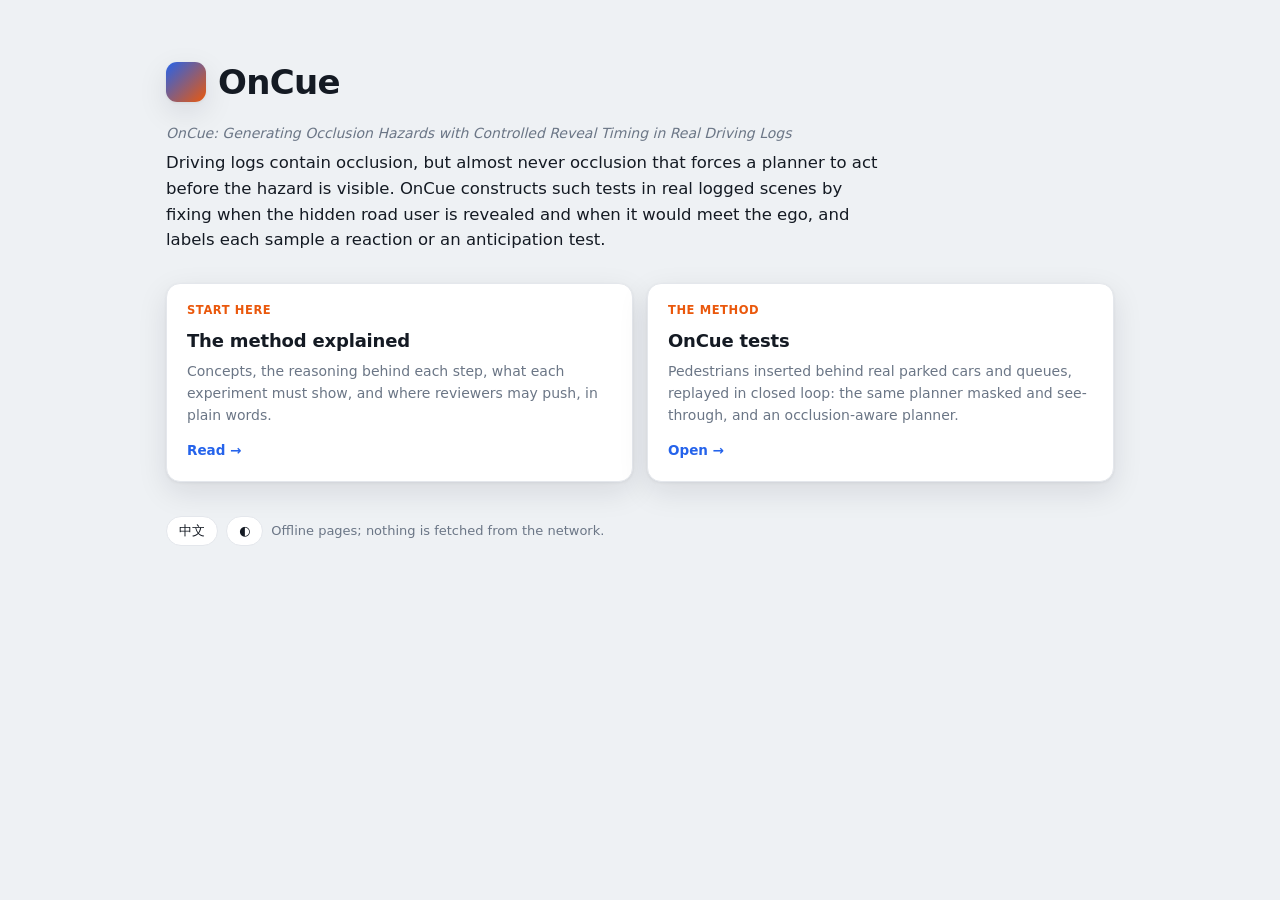
<file: src/oncue/render/templates/home.html>
<!doctype html>
<html lang="en">
<head>
<meta charset="utf-8">
<meta name="viewport" content="width=device-width, initial-scale=1">
<title>OnCue</title>
<style>
:root {
  --map: #eef1f4; --panel: #ffffff; --ink: #141a23; --muted: #6b7686; --line: #e4e7ec; --soft: #f4f6f8;
  --accent: #2563eb; --ego: #2563eb; --target: #ea580c; --good: #15803d; --warn: #b45309; --danger: #dc2626;
  --shadow: 0 10px 30px rgba(15, 23, 42, .10), 0 1px 3px rgba(15, 23, 42, .06);
}
@media (prefers-color-scheme: dark) {
  :root:not([data-theme="light"]) {
    --map: #0b0f14; --panel: #151a21; --ink: #e6eaf0; --muted: #8b95a5; --line: #262e39; --soft: #1b212a;
    --accent: #60a5fa; --ego: #60a5fa; --target: #fb923c; --good: #4ade80; --warn: #fbbf24; --danger: #f87171;
    --shadow: 0 10px 30px rgba(0, 0, 0, .45), 0 1px 3px rgba(0, 0, 0, .4);
  }
}
:root[data-theme="dark"] {
  --map: #0b0f14; --panel: #151a21; --ink: #e6eaf0; --muted: #8b95a5; --line: #262e39; --soft: #1b212a;
  --accent: #60a5fa; --ego: #60a5fa; --target: #fb923c; --good: #4ade80; --warn: #fbbf24; --danger: #f87171;
  --shadow: 0 10px 30px rgba(0, 0, 0, .45), 0 1px 3px rgba(0, 0, 0, .4);
}
* { box-sizing: border-box; }
body { margin: 0; min-height: 100vh; background: var(--map); color: var(--ink);
  font: 15px/1.55 Inter, ui-sans-serif, system-ui, -apple-system, "Segoe UI", sans-serif; -webkit-font-smoothing: antialiased; }
main { max-width: 980px; margin: 0 auto; padding: 56px 16px 48px; }
.brand { display: flex; align-items: center; gap: 12px; }
.logo { width: 40px; height: 40px; border-radius: 11px; background: linear-gradient(135deg, var(--ego), var(--target)); box-shadow: var(--shadow); }
h1 { font-size: 34px; letter-spacing: -.02em; margin: 0; }
.title { color: var(--muted); font-size: 14px; margin: 14px 0 6px; }
.lead { margin: 0 0 30px; max-width: 720px; font-size: 16.5px; }
.claims { display: grid; grid-template-columns: repeat(auto-fit, minmax(210px, 1fr)); gap: 12px; margin: 0 0 30px; }
.claim { background: color-mix(in srgb, var(--panel) 80%, transparent); border: 1px solid var(--line); border-radius: 14px; padding: 12px 14px; }
.claim b { display: block; font-size: 22px; letter-spacing: -.02em; font-variant-numeric: tabular-nums; }
.claim span { color: var(--muted); font-size: 12.5px; }
.grid { display: grid; grid-template-columns: repeat(auto-fit, minmax(270px, 1fr)); gap: 14px; }
a.card { display: flex; flex-direction: column; gap: 6px; background: var(--panel); border: 1px solid var(--line); border-radius: 14px; padding: 18px 20px 20px;
  color: inherit; text-decoration: none; box-shadow: var(--shadow); transition: transform .12s ease, border-color .12s ease; }
a.card:hover { transform: translateY(-2px); border-color: color-mix(in srgb, var(--accent) 45%, var(--line)); }
a.card h2 { font-size: 18px; margin: 2px 0 0; letter-spacing: -.01em; }
a.card p { margin: 0; color: var(--muted); font-size: 14px; }
a.card .go { margin-top: auto; padding-top: 8px; color: var(--accent); font-weight: 600; font-size: 13.5px; }
.tag { font-size: 11.5px; color: var(--target); font-weight: 700; letter-spacing: .05em; text-transform: uppercase; }
footer { margin-top: 34px; color: var(--muted); font-size: 13px; display: flex; gap: 8px; align-items: center; flex-wrap: wrap; }
button { font: inherit; font-size: 13px; padding: 4px 12px; border: 1px solid var(--line); background: var(--panel); color: var(--ink); border-radius: 999px; cursor: pointer; }
</style>
</head>
<body>
<main>
  <div class="brand"><span class="logo"></span><h1>OnCue</h1></div>
  <p class="title"><i>OnCue: Generating Occlusion Hazards with Controlled Reveal Timing in Real Driving Logs</i></p>
  <p class="lead" data-en="Driving logs contain occlusion, but almost never occlusion that forces a planner to act before the hazard is visible. OnCue constructs such tests in real logged scenes by fixing when the hidden road user is revealed and when it would meet the ego, and labels each sample a reaction or an anticipation test."
     data-zh="驾驶日志里有遮挡，却几乎没有迫使规划器在危险可见之前就行动的遮挡。OnCue 在真实日志场景中规定被遮挡者何时显露、何时与自车相遇，构造这样的测试，并把每个样本标为反应测试或预判测试。"></p>
  <!--claims-->
  <div class="grid">
    <a class="card" href="explained/index.html"><div class="tag" data-en="Start here" data-zh="从这里开始"></div>
      <h2 data-en="The method explained" data-zh="方法讲解"></h2>
      <p data-en="Concepts, the reasoning behind each step, what each experiment must show, and where reviewers may push, in plain words." data-zh="用大白话讲清概念、每一步的道理、每个实验要证明什么，以及审稿人可能挑的地方。"></p>
      <span class="go" data-en="Read →" data-zh="阅读 →"></span></a>
    <a class="card" href="cases/index.html"><div class="tag" data-en="The method" data-zh="方法"></div>
      <h2 data-en="OnCue tests" data-zh="OnCue 测试"></h2>
      <p data-en="Pedestrians inserted behind real parked cars and queues, replayed in closed loop: the same planner masked and see-through, and an occlusion-aware planner." data-zh="在真实停放车辆和车队后插入的行人，闭环回放：同一规划器的屏蔽版与透视版，以及遮挡感知规划器。"></p>
      <span class="go" data-en="Open →" data-zh="打开 →"></span></a>
  </div>
  <footer><button id="lang">中文</button><button id="theme">◐</button>
    <span data-en="Offline pages; nothing is fetched from the network." data-zh="离线页面，不访问网络。"></span><!--source--></footer>
</main>
<script>
let lang = (() => { let l = null; try { l = localStorage.getItem("oncue.lang"); } catch (e) {} return l || "en"; })();
function apply() {
  document.querySelectorAll("[data-en]").forEach(e => e.textContent = e.dataset[lang]);
  document.getElementById("lang").textContent = lang === "en" ? "中文" : "English";
  document.documentElement.lang = lang === "en" ? "en" : "zh-CN";
}
document.getElementById("lang").onclick = () => { lang = lang === "en" ? "zh" : "en"; try { localStorage.setItem("oncue.lang", lang); } catch (e) {} apply(); };
document.getElementById("theme").onclick = () => { const r = document.documentElement, d = r.dataset.theme === "dark" || (!r.dataset.theme && matchMedia("(prefers-color-scheme: dark)").matches); r.dataset.theme = d ? "light" : "dark"; };
apply();
</script>
</body>
</html>
</file>
